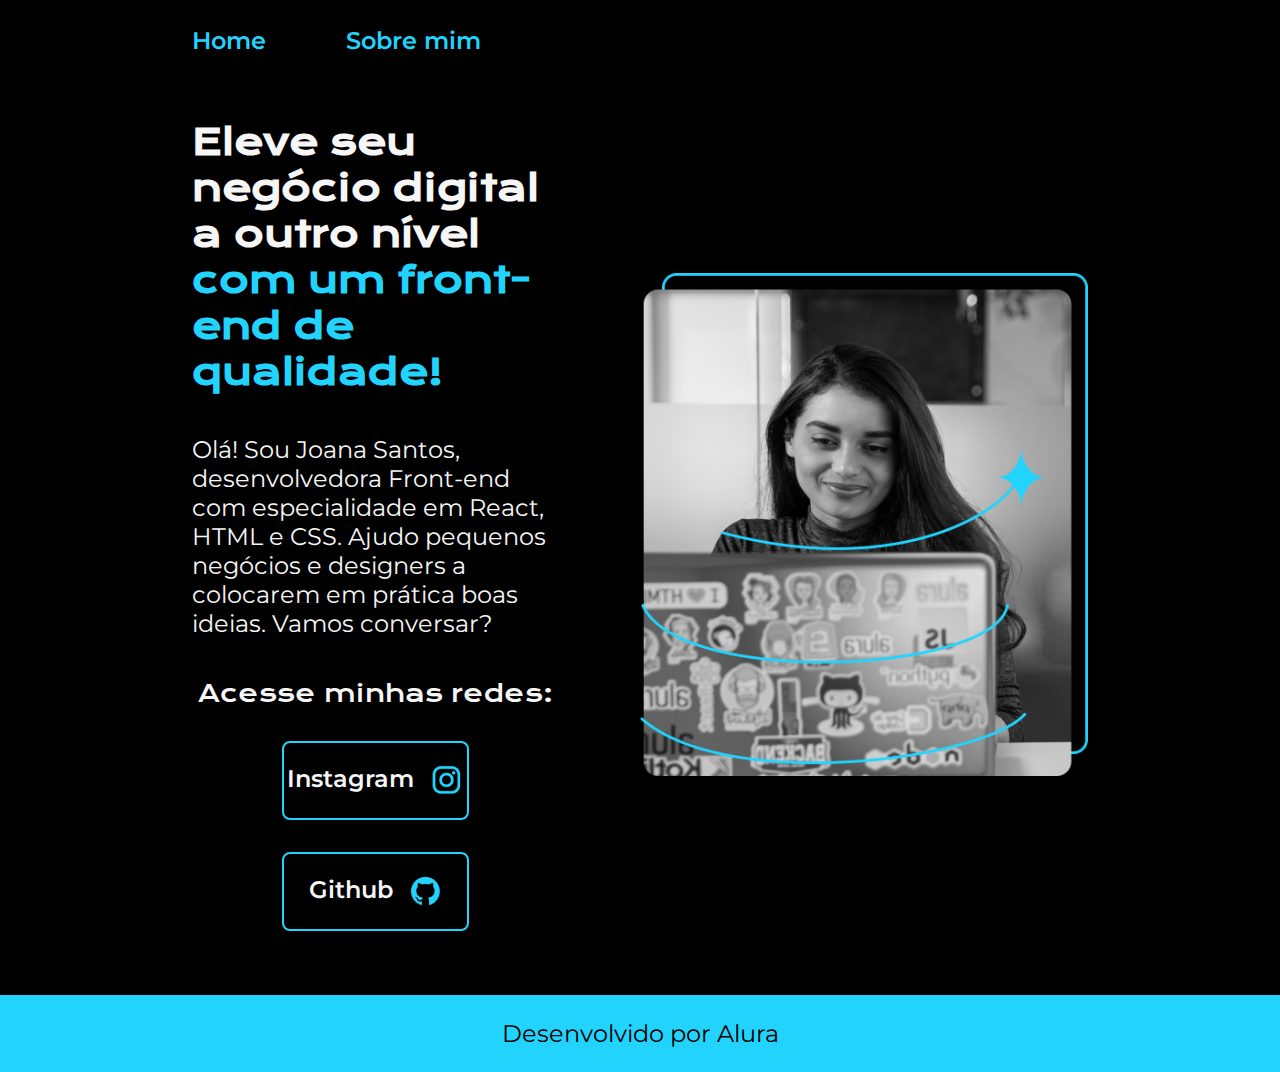
<file: index.html>
<!DOCTYPE html>
<html lang="pt-br">
<head>
    <meta charset="UTF-8">
    <meta name="viewport" content="width=device-width, initial-scale=1.0">
    <title>Portfolio</title>
    <link rel="stylesheet" href="./styles/style.css">
</head>
<body>
    <header class="cabecalho">
        <nav class="cabecalho__menu">
            <a class="cabecalho__menu__link" href="index.html">Home</a>
            <a class="cabecalho__menu__link" href="about.html">Sobre mim</a>
        </nav>
    </header>
    <main class="apresentacao">
                <section class="apresentacao__conteudo">   
                <h1 class="apresentacao__conteudo__titulo">Eleve seu negócio digital a outro nível
                    <strong class="titulo-destaque">com um front-end de qualidade!</strong></h1>
                    <p class="apresentacao__conteudo__texto">Olá! Sou Joana Santos, desenvolvedora
                        Front-end com especialidade em React, HTML e
                        CSS. Ajudo pequenos negócios e designers a
                        colocarem em prática boas ideias. Vamos conversar?</p>
                        <div class="apresentacao__links">
                            <h2 class="apresentacao__links__subtitulo">Acesse minhas redes: </h2>
                            <a class="apresentacao__links__navegacao" href="https://www.instagram.com/">Instagram
                                <img src="./assets/instagram.png" alt="Icone do instagram">
                            </a>
                            <a class="apresentacao__links__navegacao" href="https://github.com/">Github
                                <img src="./assets/github.png" alt="Icone do github">
                            </a>
                        </div>
                </section>
                <img class="apresentacao__imagem" src="./assets/Imagem.png" alt="Foto da Joana Santos programando">
    </main>
    <footer class="rodape">
        <p>Desenvolvido por Alura</p>
    </footer>
</body>
</html>
</file>
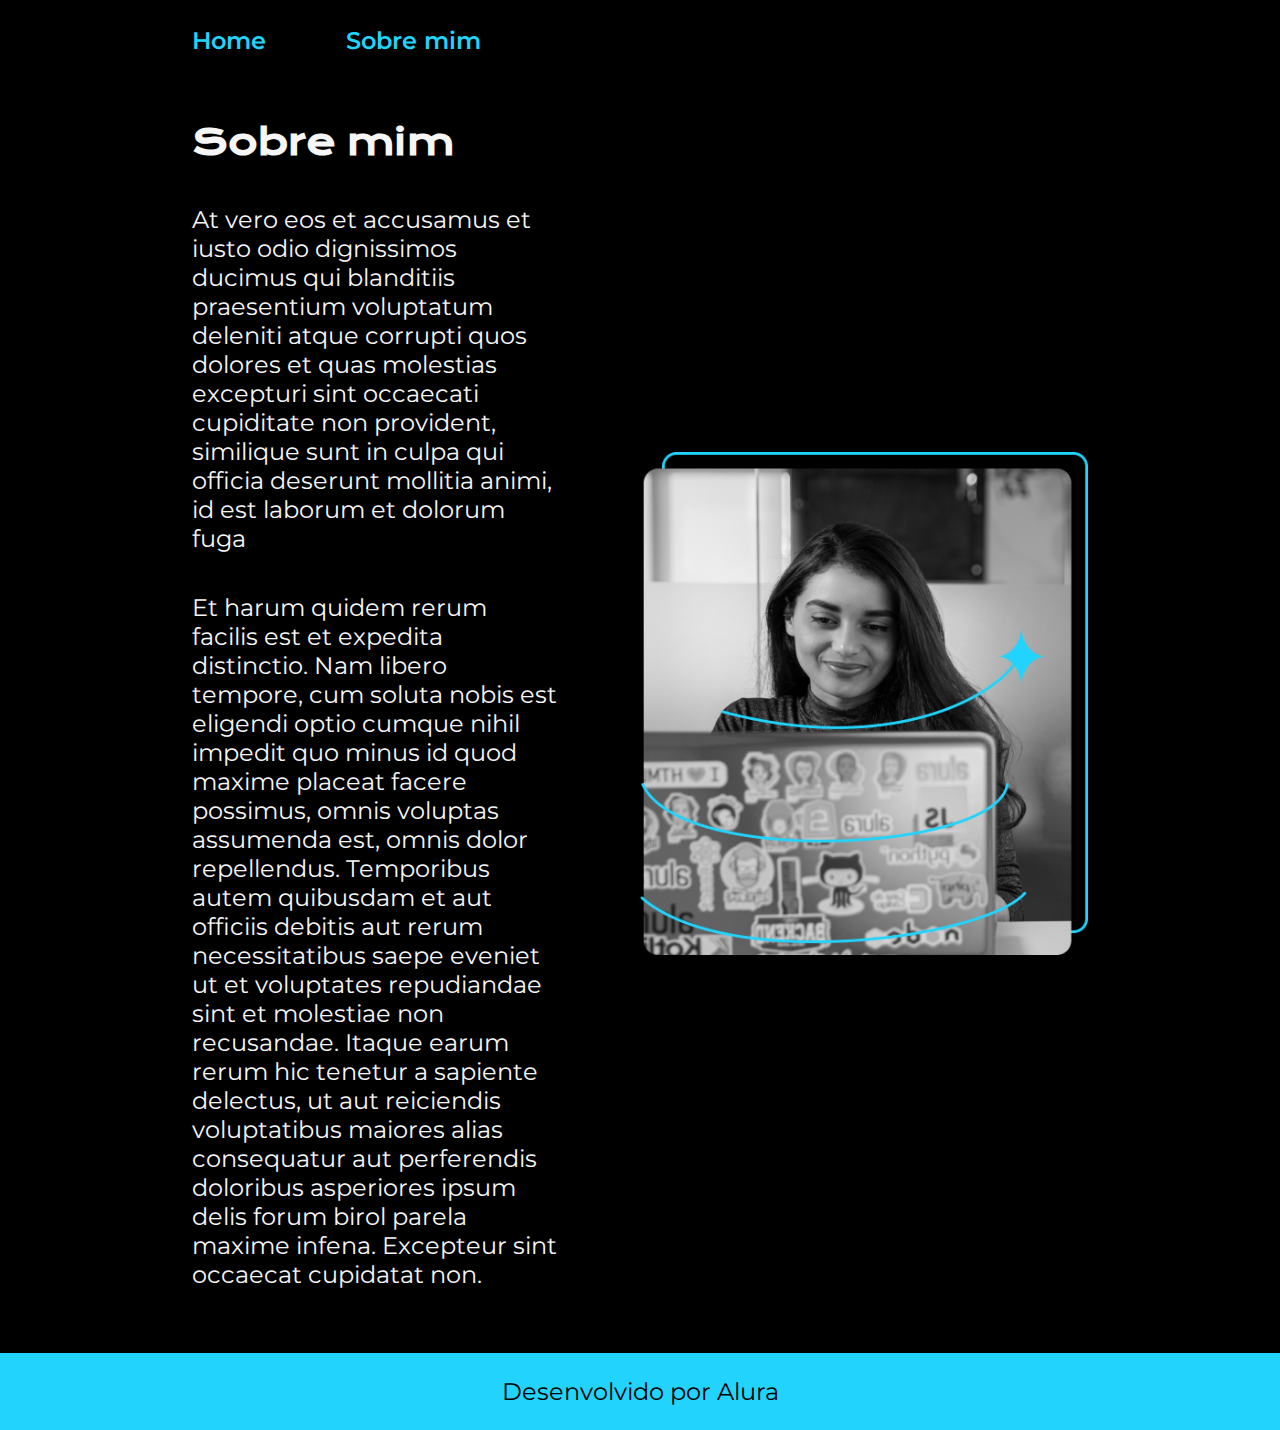
<file: about.html>
<!DOCTYPE html>
<html lang="pt=pt-br">
<head>
    <meta charset="UTF-8">
    <meta name="viewport" content="width=device-width, initial-scale=1.0">
    <title>Sobre mim</title>
    <link rel="stylesheet" href="./styles/style.css">
</head>
<body>
    <header class="cabecalho">
        <nav class="cabecalho__menu">
            <a class="cabecalho__menu__link" href="index.html">Home</a>
            <a class="cabecalho__menu__link" href="about.html">Sobre mim</a>
        </nav>
    </header>
    <main class="apresentacao">
        <section class="apresentacao__conteudo">
            <h1 class="apresentacao__conteudo__titulo">Sobre mim</h1>
            <p class="apresentacao__conteudo__texto">At vero eos et accusamus et iusto odio dignissimos ducimus qui blanditiis
                praesentium voluptatum deleniti atque corrupti quos dolores et quas molestias excepturi sint occaecati cupiditate non provident,
                similique sunt in culpa qui officia deserunt mollitia animi, id est laborum et dolorum fuga</p>

            <p class="apresentacao__conteudo__texto">Et harum quidem rerum facilis est et expedita distinctio. Nam libero tempore,
                cum soluta nobis est eligendi optio cumque nihil impedit quo minus id quod maxime placeat facere possimus,
                omnis voluptas assumenda est, omnis dolor repellendus. Temporibus autem quibusdam et aut officiis debitis
                aut rerum necessitatibus saepe eveniet ut et voluptates repudiandae sint et molestiae non recusandae.
                Itaque earum rerum hic tenetur a sapiente delectus, ut aut reiciendis voluptatibus maiores alias consequatur
                aut perferendis doloribus asperiores ipsum delis forum birol parela maxime infena. Excepteur sint occaecat cupidatat non.</p>
        </section>
        <img class="apresentacao__imagem" src="./assets/Imagem.png" alt="Foto da Joana">
    </main>
    <footer class="rodape">
        <p>Desenvolvido por Alura</p>
    </footer>
</body>
</html>
</file>
<file: styles/style.css>
@import url('https://fonts.googleapis.com/css2?family=Krona+One&display=swap');
@import url('https://fonts.googleapis.com/css2?family=Krona+One&family=Montserrat&display=swap');
@import url('https://fonts.googleapis.com/css2?family=Krona+One&family=Montserrat:ital,wght@1,600&display=swap');

:root {
    --cor-primaria: #000000;
    --cor-secundaria: #F6F6F6;
    --cor-terciaria: #22D4FD;
    --cor-hover: #272727;

    --fonte-primaria: 'Krona One', sans-serif;
    --fonte-secundaria: 'Montserrat', sans-serif;
}

*{
    margin: 0;
    padding: 0;
}

body{
    box-sizing: border-box;
    background-color: var(--cor-primaria);
    color: var(--cor-secundaria);
}
.cabecalho{
    padding: 2% 0% 0% 15%;
}
.cabecalho__menu{
    display: flex;
    gap: 80px;
}
.cabecalho__menu__link{
    font-family: var(--fonte-secundaria);
    font-size: 1.5rem;
    font-weight: 600;
    color: var(--cor-terciaria);
    text-decoration: none;
}
.apresentacao{
    padding: 5% 15%;
    display: flex;
    align-items: center;
    justify-content: space-between;
    gap: 82px;
}
.apresentacao__conteudo{
    width: 50%;
    display: flex;
    flex-direction: column;
    gap: 40px;
}

.apresentacao__conteudo__titulo{
    font-size: 2.25rem;
    font-family: var(--fonte-primaria);
}
.titulo-destaque{
    color: var(--cor-terciaria);
}
.apresentacao__conteudo__texto{
    font-size: 1.5rem;
    font-family: var(--fonte-secundaria);
}

.apresentacao__links{
    display: flex;
    flex-direction: column;
    justify-content: space-between;
    align-items: center;
    gap: 32px;
}
.apresentacao__links__subtitulo{
    font-family: var(--fonte-primaria);
    font-weight: 400;
    font-size: 1.5rem;
}
.apresentacao__links__navegacao{
    display: flex;
    justify-content: center;
    gap: 16px;
    border: 2px solid var(--cor-terciaria);
    width: 50%;
    text-align: center;
    border-radius: 8px;
    font-size: 1.5rem;
    font-weight: 600;
    padding: 21.5px 0;
    text-decoration: none;
    color: var(--cor-secundaria);
    font-family: var(--fonte-secundaria);
}
.apresentacao__links__link:hover{
    background-color: var(--cor-hover);
}

.apresentacao__imagem {
    width: 50%;
}
.rodape{
    color: var(--cor-primaria);
    background-color: var(--cor-terciaria);
    padding: 24px;
    text-align: center;
    font-family: var(--fonte-secundaria);
    font-size: 1.5rem;
    font-weight: 400;
}

@media (max-width: 1200px) {
    .cabecalho {
        padding: 10%;
    }

    .cabecalho__menu {
        justify-content: center;
    }
    
    .apresentacao {
        flex-direction: column-reverse;
        padding: 5%;
    }

    .apresentacao__conteudo {
        width: auto;
    }
}
</file>
